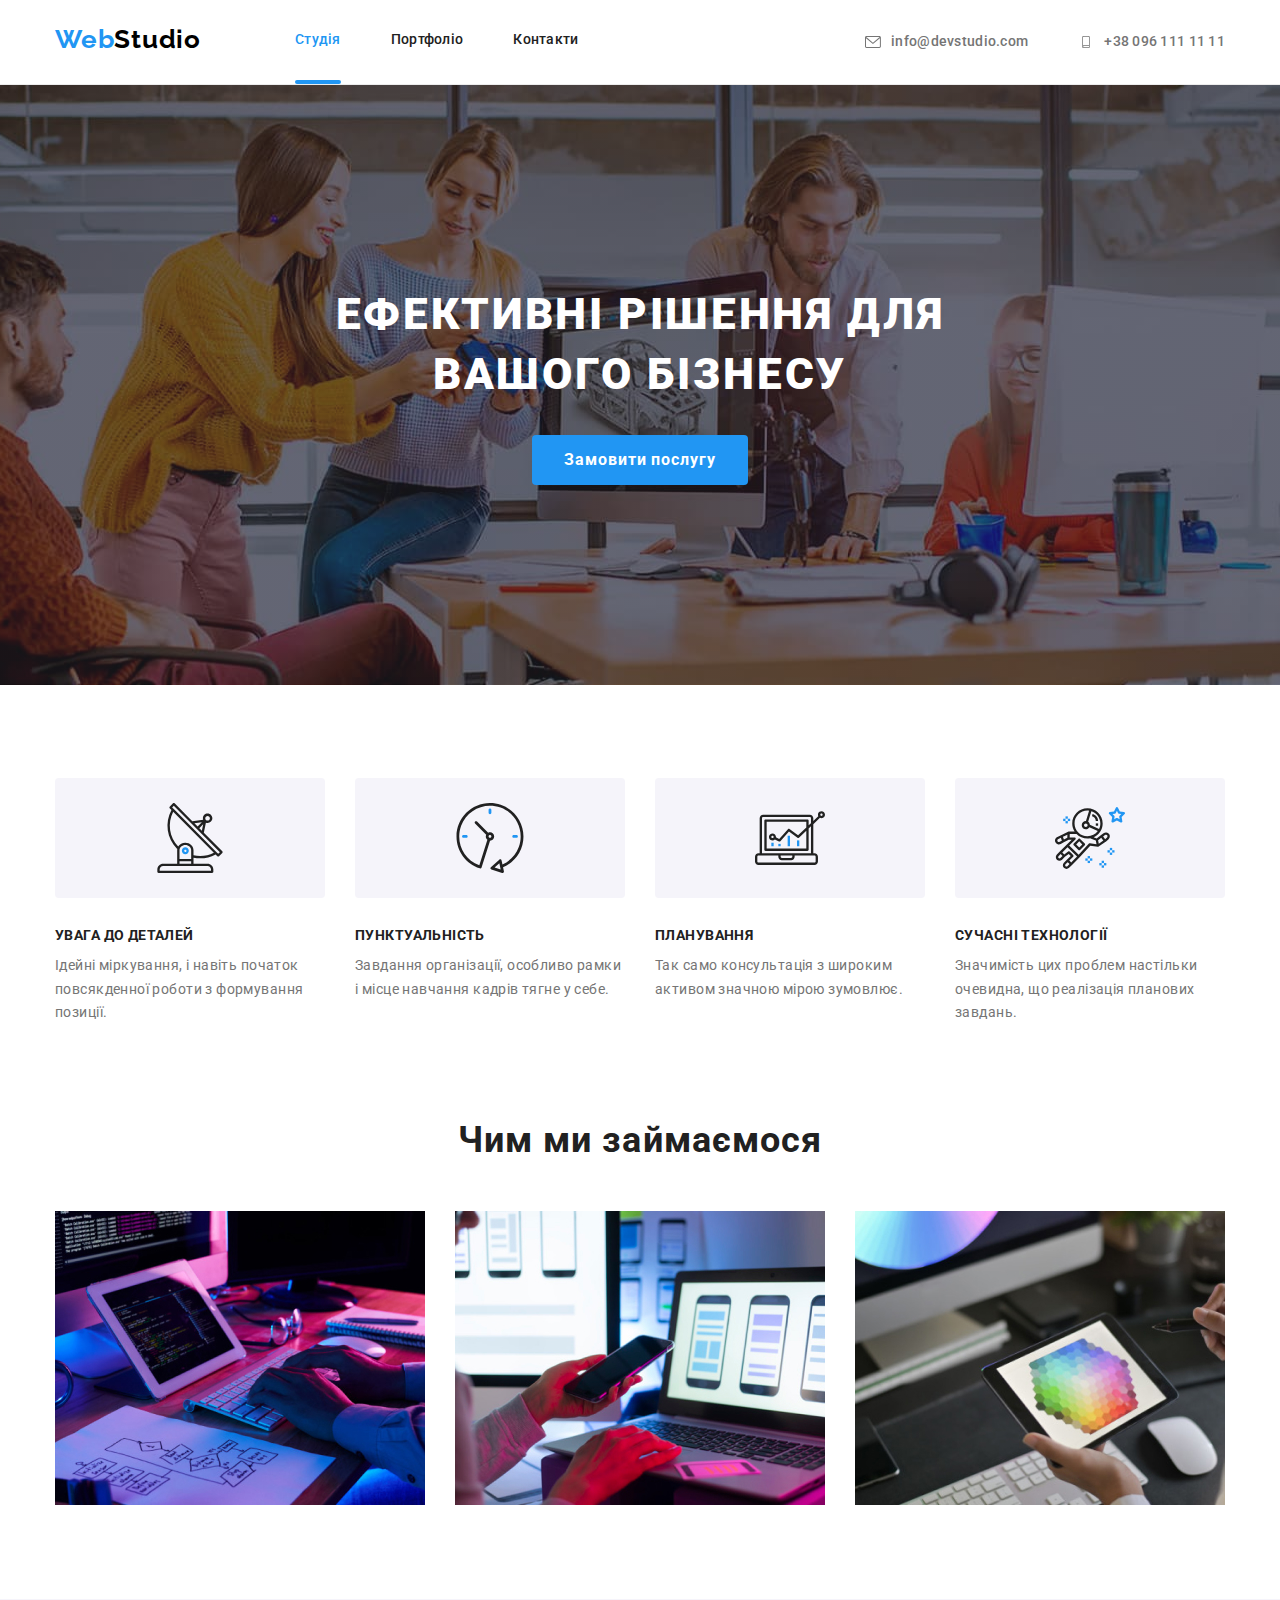
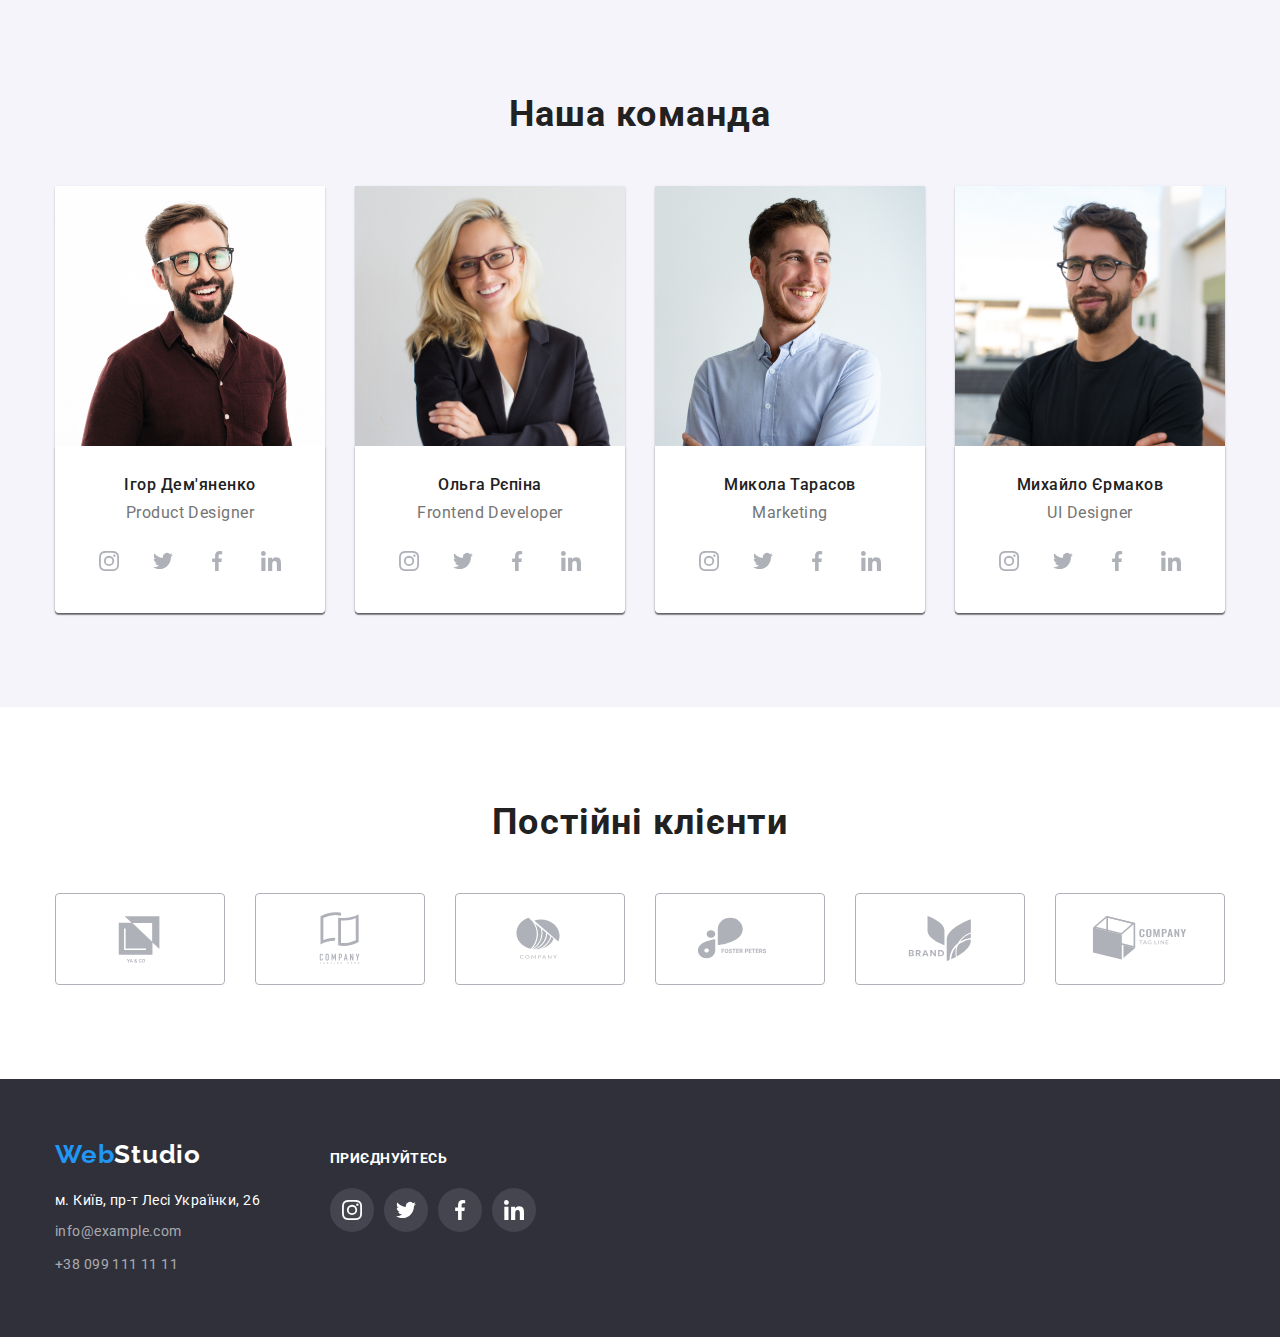
<file: index.html>
<!DOCTYPE html>
<html lang="uk">
  <head>
    <meta charset="UTF-8" />
    <meta http-equiv="X-UA-Compatible" content="IE=edge" />
    <meta name="viewport" content="width=device-width, initial-scale=1.0" />

    <title>Portfolio</title>

    <link rel="preconnect" href="https://fonts.googleapis.com" />
    <link rel="preconnect" href="https://fonts.gstatic.com" crossorigin />
    <link
      href="https://fonts.googleapis.com/css2?family=Raleway:wght@700&display=swap"
      rel="stylesheet"
    />

    <link rel="preconnect" href="https://fonts.googleapis.com" />
    <link rel="preconnect" href="https://fonts.gstatic.com" crossorigin />
    <link
      href="https://fonts.googleapis.com/css2?family=Roboto:wght@400;500;700;900&display=swap"
      rel="stylesheet"
    />
    <!-- Normalizer css -->
    <link
      rel="stylesheet"
      href="https://cdnjs.cloudflare.com/ajax/libs/modern-normalize/1.0.0/modern-normalize.min.css"
    />
    <!-- My css style -->
    <link rel="stylesheet" href="./css/styles.css" />
  </head>

  <body>
    <!--Header-->

    <header class="page-header">
      <div class="container page-header-container">
        <!--Main navigation-->
        <nav class="header-nav">
          <a href="./index.html" class="logo-header">
            <span class="logo-span">Web</span>Studio
          </a>

          <ul class="main-nav">
            <li class="current-item"><a href="./index.html">Студія</a></li>
            <li class="item"><a href="./portfolio.html">Портфоліо</a></li>
            <li class="item"><a href="#">Контакти</a></li>
          </ul>
        </nav>

        <!--Contacts-->
        <ul class="contact-nav">
          <li class="contact-item">
            <a href="mailto:info@devstudio.com" class="contact-link">
              <svg class="contact-icon" width="16" height="12">
                <use href="./images/sprite.svg#icon-envelope"></use>
              </svg>
              info@devstudio.com
            </a>
          </li>
          <li class="contact-item">
            <a href="tel:+380961111111" class="contact-link">
              <svg class="contact-icon" width="16" height="12">
                <use href="./images/sprite.svg#icon-smartphone"></use>
              </svg>
              +38 096 111 11 11
            </a>
          </li>
        </ul>
      </div>
    </header>

    <main>
      <!--Шапка-->
      <!-- hero-section -->
      <section class="index-hero">
        <div class="container">
          <h1 class="index-hero-title">Ефективні рішення для вашого бізнесу</h1>
          <button type="button" class="hero-button" data-modal-open>
            Замовити послугу
          </button>
        </div>
      </section>

      <!--Особливості-->
      <!-- specialities section -->

      <section class="index-aside">
        <div class="container">
          <!-- h2 must be hidden by css -->
          <h2 class="hidden-title">Особливості</h2>

          <ul class="index-aside-list">
            <li class="index-aside-item icon-antenna">
              <h3 class="aside-item item-header">УВАГА ДО ДЕТАЛЕЙ</h3>
              <p class="aside-item item-text">
                Ідейні міркування, і навіть початок повсякденної роботи з
                формування позиції.
              </p>
            </li>
            <li class="index-aside-item icon-clock">
              <h3 class="aside-item item-header">ПУНКТУАЛЬНІСТЬ</h3>
              <p class="aside-item item-text">
                Завдання організації, особливо рамки і місце навчання кадрів
                тягне у себе.
              </p>
            </li>
            <li class="index-aside-item icon-diagram">
              <h3 class="aside-item item-header">ПЛАНУВАННЯ</h3>
              <p class="aside-item item-text">
                Так само консультація з широким активом значною мірою зумовлює.
              </p>
            </li>
            <li class="index-aside-item icon-astronaut">
              <h3 class="aside-item item-header">СУЧАСНІ ТЕХНОЛОГІЇ</h3>
              <p class="aside-item item-text">
                Значимість цих проблем настільки очевидна, що реалізація
                планових завдань.
              </p>
            </li>
          </ul>
        </div>
      </section>

      <!--Чим ми займаємося-->
      <!-- worklist section -->

      <section class="index-work-section">
        <div class="container">
          <h2 class="worklist-title">Чим ми займаємося</h2>
          <ul class="index-worklist">
            <li class="index-worklist-item">
              <a href="" class="worklist-item-link">
                <p class="item-link-text">Десктопні додатки</p>
                <img
                  src="images/img-1.jpg"
                  alt="Робота за комп'ютером"
                  height="294"
                  width="370"
                />
              </a>
            </li>
            <li class="index-worklist-item">
              <a href="" class="worklist-item-link">
                <p class="item-link-text">Мобільні додатки</p>
                <img
                  src="images/img-2.jpg"
                  alt="Робота за телефоном"
                  height="294"
                  width="370"
                />
              </a>
            </li>
            <li class="index-worklist-item">
              <a href="" class="worklist-item-link">
                <p class="item-link-text">Дизайнерські рішення</p>
                <img
                  src="images/img-3.jpg"
                  alt="Робота за планшетом"
                  height="294"
                  width="370"
                />
              </a>
            </li>
          </ul>
        </div>
      </section>

      <!--Наша команда-->
      <!-- teamlist section -->

      <section class="index-teamlist-section">
        <div class="container">
          <h2 class="index-teamlist-title">Наша команда</h2>
          <ul class="index-teamlist">
            <li class="index-teamlist-item">
              <img src="images/img-team-1.jpg" alt="Ігор Дем'яненко" />
              <div class="index-teamlist-item item-container">
                <h3 class="empolyees-name">Ігор Дем'яненко</h3>
                <p class="employees-position">Product Designer</p>
                <ul class="sm-list">
                  <li>
                    <a href="https://www.instagram.com/" class="smlist-link">
                      <svg class="smlist-icon">
                        <use href="./images/sprite.svg#icon-instagram"></use>
                      </svg>
                    </a>
                  </li>
                  <li>
                    <a href="https://www.twitter.com/" class="smlist-link">
                      <svg class="smlist-icon">
                        <use href="./images/sprite.svg#icon-twitter"></use>
                      </svg>
                    </a>
                  </li>
                  <li>
                    <a href="https://www.facebook.com" class="smlist-link">
                      <svg class="smlist-icon">
                        <use href="./images/sprite.svg#icon-facebook"></use>
                      </svg>
                    </a>
                  </li>
                  <li>
                    <a href="https://www.linkedin.com/" class="smlist-link">
                      <svg class="smlist-icon">
                        <use href="./images/sprite.svg#icon-linkedin"></use>
                      </svg>
                    </a>
                  </li>
                </ul>
              </div>
            </li>
            <li class="index-teamlist-item">
              <img src="images/img-team-2.jpg" alt="Ольга Рєпіна" />
              <div class="index-teamlist-item item-container">
                <h3 class="empolyees-name">Ольга Рєпіна</h3>
                <p class="employees-position">Frontend Developer</p>
                <ul class="sm-list">
                  <li>
                    <a href="https://www.instagram.com/" class="smlist-link">
                      <svg class="smlist-icon">
                        <use href="./images/sprite.svg#icon-instagram"></use>
                      </svg>
                    </a>
                  </li>
                  <li>
                    <a href="https://www.twitter.com/" class="smlist-link">
                      <svg class="smlist-icon">
                        <use href="./images/sprite.svg#icon-twitter"></use>
                      </svg>
                    </a>
                  </li>
                  <li>
                    <a href="https://www.facebook.com" class="smlist-link">
                      <svg class="smlist-icon">
                        <use href="./images/sprite.svg#icon-facebook"></use>
                      </svg>
                    </a>
                  </li>
                  <li>
                    <a href="https://www.linkedin.com/" class="smlist-link">
                      <svg class="smlist-icon">
                        <use href="./images/sprite.svg#icon-linkedin"></use>
                      </svg>
                    </a>
                  </li>
                </ul>
              </div>
            </li>
            <li class="index-teamlist-item">
              <img src="images/img-team-3.jpg" alt="Микола Тарасов" />
              <div class="index-teamlist-item item-container">
                <h3 class="empolyees-name">Микола Тарасов</h3>
                <p class="employees-position">Marketing</p>
                <ul class="sm-list">
                  <li>
                    <a href="https://www.instagram.com/" class="smlist-link">
                      <svg class="smlist-icon">
                        <use href="./images/sprite.svg#icon-instagram"></use>
                      </svg>
                    </a>
                  </li>
                  <li>
                    <a href="https://www.twitter.com/" class="smlist-link">
                      <svg class="smlist-icon">
                        <use href="./images/sprite.svg#icon-twitter"></use>
                      </svg>
                    </a>
                  </li>
                  <li>
                    <a href="https://www.facebook.com" class="smlist-link">
                      <svg class="smlist-icon">
                        <use href="./images/sprite.svg#icon-facebook"></use>
                      </svg>
                    </a>
                  </li>
                  <li>
                    <a href="https://www.linkedin.com/" class="smlist-link">
                      <svg class="smlist-icon">
                        <use href="./images/sprite.svg#icon-linkedin"></use>
                      </svg>
                    </a>
                  </li>
                </ul>
              </div>
            </li>
            <li class="index-teamlist-item">
              <img src="images/img-team-4.jpg" alt="Михайло Єрмаков" />
              <div class="index-teamlist-item item-container">
                <h3 class="empolyees-name">Михайло Єрмаков</h3>
                <p class="employees-position">UI Designer</p>
                <ul class="sm-list">
                  <li>
                    <a href="https://www.instagram.com/" class="smlist-link">
                      <svg lang="en" aria-label="instagram" class="smlist-icon">
                        <use href="./images/sprite.svg#icon-instagram"></use>
                      </svg>
                    </a>
                  </li>
                  <li>
                    <a href="https://www.twitter.com/" class="smlist-link">
                      <svg lang="en" aria-label="twitter" class="smlist-icon">
                        <use href="./images/sprite.svg#icon-twitter"></use>
                      </svg>
                    </a>
                  </li>
                  <li>
                    <a href="https://www.facebook.com" class="smlist-link">
                      <svg lang="en" aria-label="facebook" class="smlist-icon">
                        <use href="./images/sprite.svg#icon-facebook"></use>
                      </svg>
                    </a>
                  </li>
                  <li>
                    <a href="https://www.linkedin.com/" class="smlist-link">
                      <svg lang="en" aria-label="linkedin" class="smlist-icon">
                        <use href="./images/sprite.svg#icon-linkedin"></use>
                      </svg>
                    </a>
                  </li>
                </ul>
              </div>
            </li>
          </ul>
        </div>
      </section>

      <section class="index-clientlist-section">
        <div class="container">
          <h2 class="index-clientlist-title">Постійні клієнти</h2>
          <ul class="clientlist">
            <li class="clientlist-item">
              <a href="" class="clientlist-link">
                <svg aria-label="Ya & Co" class="clientlist-icon">
                  <use href="./images/sprite.svg#icon-client-company-1"></use>
                </svg>
              </a>
            </li>
            <li class="clientlist-item">
              <a href="" class="clientlist-link">
                <svg aria-label="Tag line here company" class="clientlist-icon">
                  <use href="./images/sprite.svg#icon-client-company-2"></use>
                </svg>
              </a>
            </li>
            <li class="clientlist-item">
              <a href="" class="clientlist-link">
                <svg aria-label="Company" class="clientlist-icon">
                  <use href="./images/sprite.svg#icon-client-company-3"></use>
                </svg>
              </a>
            </li>
            <li class="clientlist-item">
              <a href="" class="clientlist-link">
                <svg aria-label="Foster Peters" class="clientlist-icon">
                  <use href="./images/sprite.svg#icon-client-company-4"></use>
                </svg>
              </a>
            </li>
            <li class="clientlist-item">
              <a href="" class="clientlist-link">
                <svg aria-label="Brand" class="clientlist-icon">
                  <use href="./images/sprite.svg#icon-client-company-5"></use>
                </svg>
              </a>
            </li>
            <li class="clientlist-item">
              <a href="" class="clientlist-link">
                <svg aria-label="Tag line company" class="clientlist-icon">
                  <use href="./images/sprite.svg#icon-client-company-6"></use>
                </svg>
              </a>
            </li>
          </ul>
        </div>
      </section>
    </main>

    <!--Footer-->
    <footer class="footer">
      <div class="container footer-container">
        <div class="address-container">
          <!--Footer Logo-->
          <a href="./index.html" class="logo-footer">
            <span class="logo-span">Web</span>Studio
          </a>

          <!--Adress-->
          <address class="address">
            <ul class="address-list">
              <li class="address-list item-address">
                <a
                  href="https://goo.gl/maps/CPtrU1FHBa2aNyZL9"
                  target="_blank"
                  rel="noopener noreferrer nofollow"
                >
                  м. Київ, пр-т Лесі Українки, 26
                </a>
              </li>
              <li class="address-list item-link">
                <a href="mailto:info@example.com">info@example.com </a>
              </li>
              <li class="address-list item-link">
                <a href="tel:+380991111111">+38 099 111 11 11</a>
              </li>
            </ul>
          </address>
        </div>
        <div class="footer-smlist-container">
          <p class="footer-smlist-title">Приєднуйтесь</p>
          <ul class="footer-smlist">
            <li>
              <a href="https://www.instagram.com/" class="footer-smlist-link">
                <svg
                  lang="en"
                  aria-label="instagram"
                  class="footer-smlist-icon"
                >
                  <use href="./images/sprite.svg#icon-instagram"></use>
                </svg>
              </a>
            </li>
            <li>
              <a href="https://www.twitter.com/" class="footer-smlist-link">
                <svg lang="en" aria-label="twitter" class="footer-smlist-icon">
                  <use href="./images/sprite.svg#icon-twitter"></use>
                </svg>
              </a>
            </li>
            <li>
              <a href="https://www.facebook.com" class="footer-smlist-link">
                <svg lang="en" aria-label="facebook" class="footer-smlist-icon">
                  <use href="./images/sprite.svg#icon-facebook"></use>
                </svg>
              </a>
            </li>
            <li>
              <a href="https://www.linkedin.com/" class="footer-smlist-link">
                <svg lang="en" aria-label="linkedin" class="footer-smlist-icon">
                  <use href="./images/sprite.svg#icon-linkedin"></use>
                </svg>
              </a>
            </li>
          </ul>
        </div>
      </div>
    </footer>

    <!--Modal window-->
    <div class="backdrop is-hidden" data-modal>
      <div class="modal-window">
        <button class="modal-close-button" data-modal-close>
          <svg lang="en" aria-label="close" class="icon-close">
            <use href="./images/sprite.svg#icon-close-black"></use>
          </svg>
        </button>
      </div>
    </div>

    <script src="./js/modal.js"></script>
  </body>
</html>
</file>
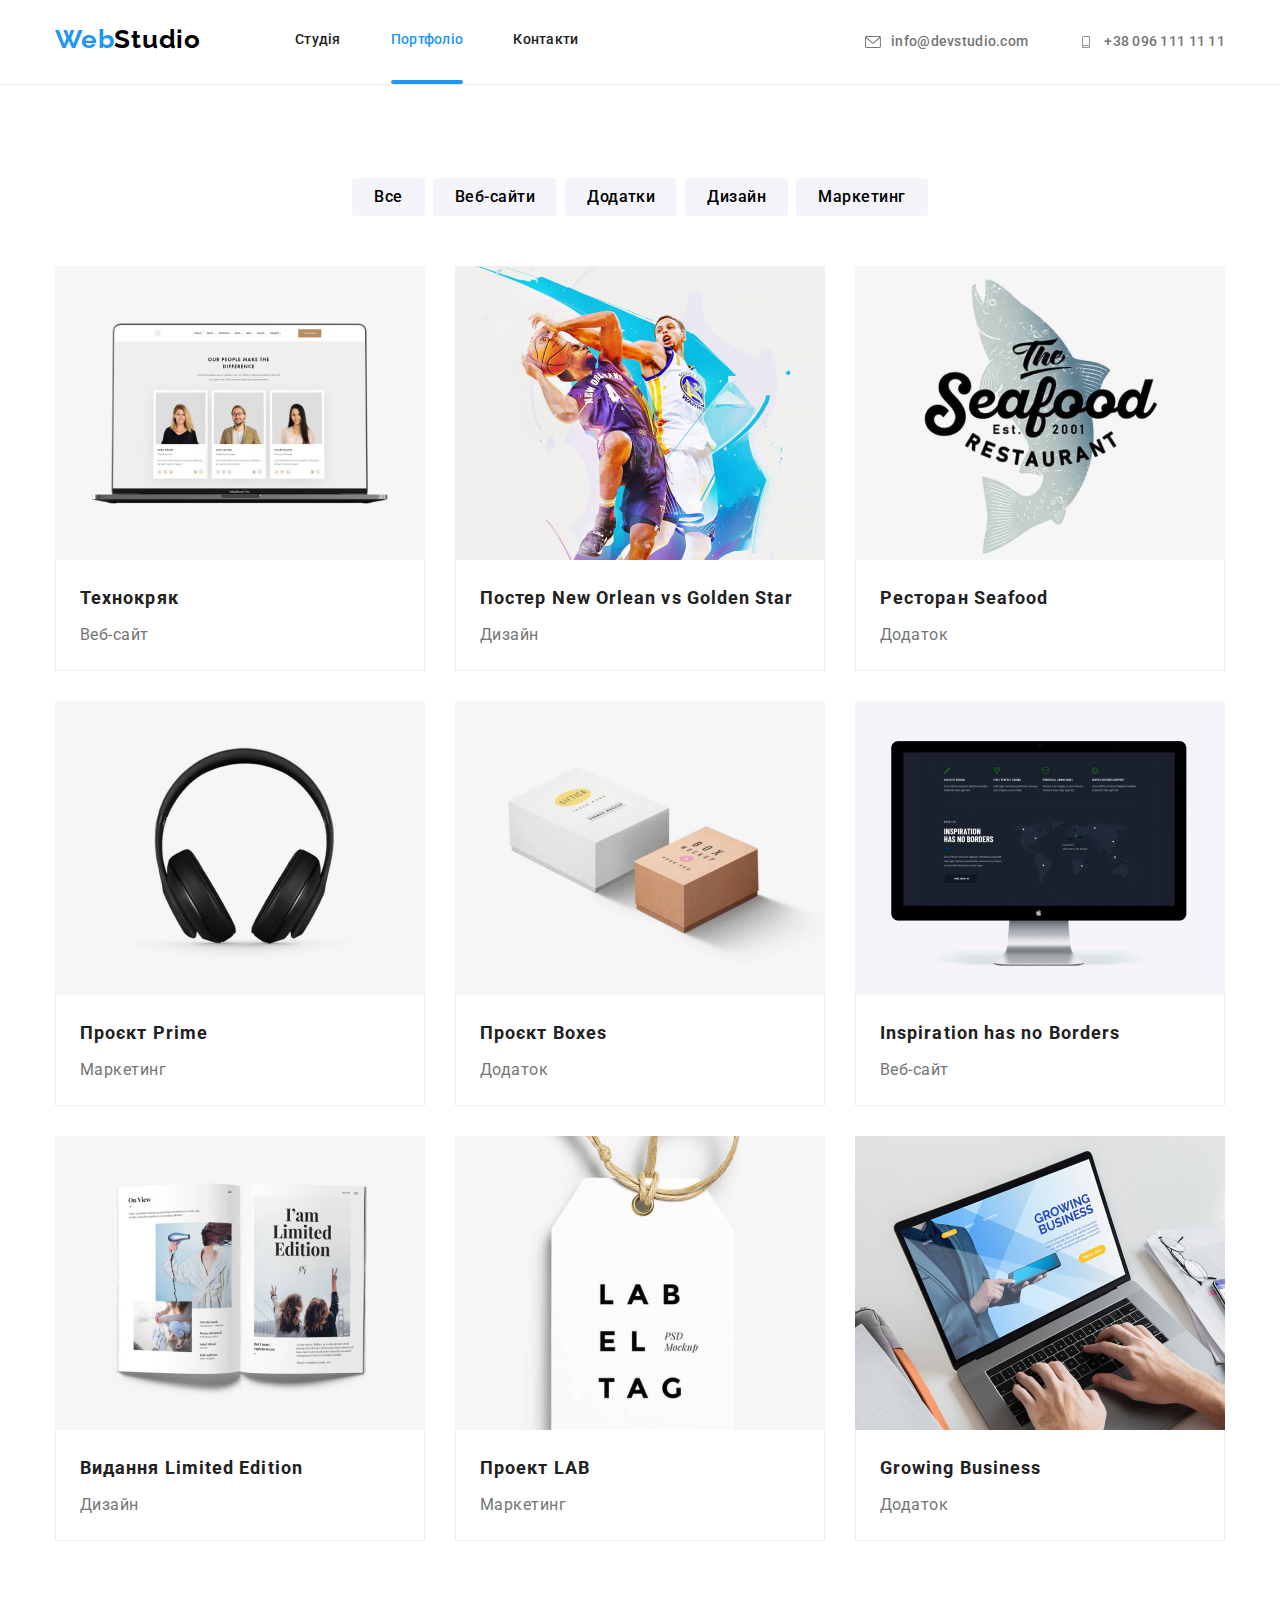
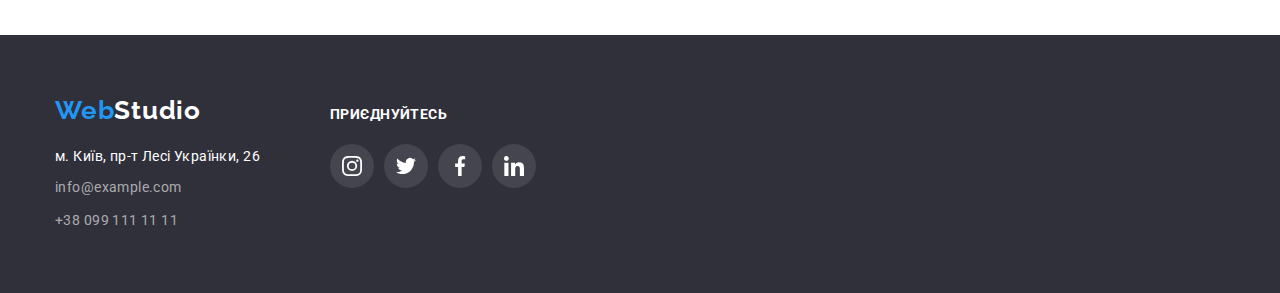
<file: portfolio.html>
<!DOCTYPE html>
<html lang="uk">
  <head>
    <meta charset="UTF-8" />
    <meta http-equiv="X-UA-Compatible" content="IE=edge" />
    <meta name="viewport" content="width=device-width, initial-scale=1.0" />

    <title>Portfolio</title>

    <link rel="preconnect" href="https://fonts.googleapis.com" />
    <link rel="preconnect" href="https://fonts.gstatic.com" crossorigin />
    <link
      href="https://fonts.googleapis.com/css2?family=Raleway:wght@700&display=swap"
      rel="stylesheet"
    />

    <link rel="preconnect" href="https://fonts.googleapis.com" />
    <link rel="preconnect" href="https://fonts.gstatic.com" crossorigin />
    <link
      href="https://fonts.googleapis.com/css2?family=Roboto:wght@400;500;700;900&display=swap"
      rel="stylesheet"
    />
    <!-- Normalizer css -->
    <link
      rel="stylesheet"
      href="https://cdnjs.cloudflare.com/ajax/libs/modern-normalize/1.0.0/modern-normalize.min.css"
    />
    <!-- My css style -->
    <link rel="stylesheet" href="./css/styles.css" />
  </head>

  <body>
    <!--Header-->

    <header class="page-header">
      <div class="container page-header-container">
        <!--Main navigation-->
        <nav class="header-nav">
          <a href="./index.html" class="logo-header">
            <span class="logo-span">Web</span>Studio
          </a>

          <ul class="main-nav">
            <li class="item"><a href="./index.html">Студія</a></li>
            <li class="current-item">
              <a href="./portfolio.html">Портфоліо</a>
            </li>
            <li class="item"><a href="#">Контакти</a></li>
          </ul>
        </nav>

        <!--Contacts-->
        <ul class="contact-nav">
          <li class="contact-item">
            <a
              href="mailto:info@devstudio.com"
              class="contact-link icon-envelope"
            >
              <svg class="contact-icon" width="16" height="12">
                <use href="./images/sprite.svg#icon-envelope"></use>
              </svg>
              info@devstudio.com
            </a>
          </li>
          <li class="contact-item">
            <a href="tel:+380961111111" class="contact-link">
              <svg class="contact-icon" width="16" height="12">
                <use href="./images/sprite.svg#icon-smartphone"></use>
              </svg>
              +38 096 111 11 11
            </a>
          </li>
        </ul>
      </div>
    </header>

    <main class="main">
      <!--Portfolio gallery-->
      <div class="container">
        <section class="portfolio-section">
          <!-- h2 must be hidden by css -->
          <h1 class="hidden-title">Портфоліо</h1>

          <!--Gallery navgation-->
          <ul class="gallery-nav">
            <li class="gallery-nav-item">
              <button type="button">Все</button>
            </li>
            <li class="gallery-nav-item">
              <button type="button">Веб-сайти</button>
            </li>
            <li class="gallery-nav-item">
              <button type="button">Додатки</button>
            </li>
            <li class="gallery-nav-item">
              <button type="button">Дизайн</button>
            </li>
            <li class="gallery-nav-item">
              <button type="button">Маркетинг</button>
            </li>
          </ul>

          <!--Gallery-->

          <ul class="gallery">
            <li class="gallery-item">
              <a href="" class="gallery-item-box">
                <div class="gallery-item imagebox">
                  <p class="imagebox-text-overlay">
                    Ресурс пропонує комплексні пропозиції з різним рівнем
                    функціоналу та сервісів. Все це дозволить відвідувачу
                    отримати вичерпні відомості про компанію чи приватну особу.
                  </p>
                  <img
                    src="./images/project-1.jpg"
                    alt="Веб-сайт Технокряк"
                    width="370"
                    height="294"
                  />
                </div>
                <div class="gallery-item descr-container">
                  <h3 class="gallery-item-header">Технокряк</h3>
                  <p class="gallery-item-text">Веб-сайт</p>
                </div>
              </a>
            </li>

            <li class="gallery-item">
              <a href="" class="gallery-item-box">
                <div class="gallery-item imagebox">
                  <p class="imagebox-text-overlay">
                    Ресурс пропонує комплексні пропозиції з різним рівнем
                    функціоналу та сервісів. Все це дозволить відвідувачу
                    отримати вичерпні відомості про компанію чи приватну особу.
                  </p>
                  <img
                    src="./images/project-2.jpg"
                    alt="Постер New Orlean"
                    width="370"
                    height="294"
                  />
                </div>
                <div class="gallery-item descr-container">
                  <h3 class="gallery-item-header">
                    Постер New Orlean vs Golden Star
                  </h3>
                  <p class="gallery-item-text">Дизайн</p>
                </div>
              </a>
            </li>

            <li class="gallery-item">
              <a href="" class="gallery-item-box">
                <div class="gallery-item imagebox">
                  <p class="imagebox-text-overlay">
                    Ресурс пропонує комплексні пропозиції з різним рівнем
                    функціоналу та сервісів. Все це дозволить відвідувачу
                    отримати вичерпні відомості про компанію чи приватну особу.
                  </p>
                  <img
                    src="./images/project-3.jpg"
                    alt="Додаток Ресторан Seafood"
                    width="370"
                    height="294"
                  />
                </div>
                <div class="gallery-item descr-container">
                  <h3 class="gallery-item-header">Ресторан Seafood</h3>
                  <p class="gallery-item-text">Додаток</p>
                </div>
              </a>
            </li>

            <li class="gallery-item">
              <a href="" class="gallery-item-box">
                <div class="gallery-item imagebox">
                  <p class="imagebox-text-overlay">
                    Ресурс пропонує комплексні пропозиції з різним рівнем
                    функціоналу та сервісів. Все це дозволить відвідувачу
                    отримати вичерпні відомості про компанію чи приватну особу.
                  </p>
                  <img
                    src="./images/project-4.jpg"
                    alt="Маркетинг Проєкт Prime"
                    width="370"
                    height="294"
                  />
                </div>
                <div class="gallery-item descr-container">
                  <h3 class="gallery-item-header">Проєкт Prime</h3>
                  <p class="gallery-item-text">Маркетинг</p>
                </div>
              </a>
            </li>

            <li class="gallery-item">
              <a href="" class="gallery-item-box">
                <div class="gallery-item imagebox">
                  <p class="imagebox-text-overlay">
                    Ресурс пропонує комплексні пропозиції з різним рівнем
                    функціоналу та сервісів. Все це дозволить відвідувачу
                    отримати вичерпні відомості про компанію чи приватну особу.
                  </p>
                  <img
                    src="./images/project-5.jpg"
                    alt="Додаток Проєкт Boxes"
                    width="370"
                    height="294"
                  />
                </div>
                <div class="gallery-item descr-container">
                  <h3 class="gallery-item-header">Проєкт Boxes</h3>
                  <p class="gallery-item-text">Додаток</p>
                </div>
              </a>
            </li>

            <li class="gallery-item">
              <a href="" class="gallery-item-box">
                <div class="gallery-item imagebox">
                  <p class="imagebox-text-overlay">
                    Ресурс пропонує комплексні пропозиції з різним рівнем
                    функціоналу та сервісів. Все це дозволить відвідувачу
                    отримати вичерпні відомості про компанію чи приватну особу.
                  </p>
                  <img
                    src="./images/project-6.jpg"
                    alt="Веб-сайт Inspiration has no Borders"
                    width="370"
                    height="294"
                  />
                </div>
                <div class="gallery-item descr-container">
                  <h3 class="gallery-item-header">
                    Inspiration has no Borders
                  </h3>
                  <p class="gallery-item-text">Веб-сайт</p>
                </div>
              </a>
            </li>

            <li class="gallery-item">
              <a href="" class="gallery-item-box">
                <div class="gallery-item imagebox">
                  <p class="imagebox-text-overlay">
                    Ресурс пропонує комплексні пропозиції з різним рівнем
                    функціоналу та сервісів. Все це дозволить відвідувачу
                    отримати вичерпні відомості про компанію чи приватну особу.
                  </p>
                  <img
                    src="./images/project-7.jpg"
                    alt="Дизайн Видання Limited Edition"
                    width="370"
                    height="294"
                  />
                </div>
                <div class="gallery-item descr-container">
                  <h3 class="gallery-item-header">Видання Limited Edition</h3>
                  <p class="gallery-item-text">Дизайн</p>
                </div>
              </a>
            </li>

            <li class="gallery-item">
              <a href="" class="gallery-item-box">
                <div class="gallery-item imagebox">
                  <p class="imagebox-text-overlay">
                    Ресурс пропонує комплексні пропозиції з різним рівнем
                    функціоналу та сервісів. Все це дозволить відвідувачу
                    отримати вичерпні відомості про компанію чи приватну особу.
                  </p>
                  <img
                    src="./images/project-8.jpg"
                    alt="Маркетинг Проект LAB"
                    width="370"
                    height="294"
                  />
                </div>
                <div class="gallery-item descr-container">
                  <h3 class="gallery-item-header">Проект LAB</h3>
                  <p class="gallery-item-text">Маркетинг</p>
                </div>
              </a>
            </li>

            <li class="gallery-item">
              <a href="" class="gallery-item-box">
                <div class="gallery-item imagebox">
                  <p class="imagebox-text-overlay">
                    Ресурс пропонує комплексні пропозиції з різним рівнем
                    функціоналу та сервісів. Все це дозволить відвідувачу
                    отримати вичерпні відомості про компанію чи приватну особу.
                  </p>
                  <img
                    src="./images/project-9.jpg"
                    alt="Додаток Growing Business"
                    width="370"
                    height="294"
                  />
                </div>
                <div class="gallery-item descr-container">
                  <h3 class="gallery-item-header">Growing Business</h3>
                  <p class="gallery-item-text">Додаток</p>
                </div>
              </a>
            </li>
          </ul>
        </section>
      </div>
    </main>

    <!--Footer-->
    <footer class="footer">
      <div class="container footer-container">
        <div class="address-container">
          <!--Footer Logo-->
          <a href="./index.html" class="logo-footer">
            <span class="logo-span">Web</span>Studio
          </a>

          <!--Adress-->
          <address class="address">
            <ul class="address-list">
              <li class="address-list item-address">
                <a
                  href="https://goo.gl/maps/CPtrU1FHBa2aNyZL9"
                  target="_blank"
                  rel="noopener noreferrer nofollow"
                >
                  м. Київ, пр-т Лесі Українки, 26
                </a>
              </li>
              <li class="address-list item-link">
                <a href="mailto:info@example.com">info@example.com </a>
              </li>
              <li class="address-list item-link">
                <a href="tel:+380991111111">+38 099 111 11 11</a>
              </li>
            </ul>
          </address>
        </div>
        <div class="footer-smlist-container">
          <p class="footer-smlist-title">Приєднуйтесь</p>
          <ul class="footer-smlist">
            <li>
              <a href="https://www.instagram.com/" class="footer-smlist-link">
                <svg
                  lang="en"
                  aria-label="instagram"
                  class="footer-smlist-icon"
                >
                  <use href="./images/sprite.svg#icon-instagram"></use>
                </svg>
              </a>
            </li>
            <li>
              <a href="https://www.twitter.com/" class="footer-smlist-link">
                <svg lang="en" aria-label="twitter" class="footer-smlist-icon">
                  <use href="./images/sprite.svg#icon-twitter"></use>
                </svg>
              </a>
            </li>
            <li>
              <a href="https://www.facebook.com" class="footer-smlist-link">
                <svg lang="en" aria-label="facebook" class="footer-smlist-icon">
                  <use href="./images/sprite.svg#icon-facebook"></use>
                </svg>
              </a>
            </li>
            <li>
              <a href="https://www.linkedin.com/" class="footer-smlist-link">
                <svg lang="en" aria-label="linkedin" class="footer-smlist-icon">
                  <use href="./images/sprite.svg#icon-linkedin"></use>
                </svg>
              </a>
            </li>
          </ul>
        </div>
      </div>
    </footer>
  </body>
</html>
</file>
<file: css/styles.css>
:root {
  --body-text-color: rgba(33, 33, 33, 100%);
  --logo-text-color: rgba(0, 0, 0, 100%);
  --blue-color: rgba(33, 150, 243, 100%);
  --list-text-color: rgba(117, 117, 117, 100%);
  --body-background-color: rgba(255, 255, 255, 100%);
  --grey-background-color: rgba(245, 244, 250, 100%);
  --footer-background-color: rgba(47, 48, 58, 100%);
  --address-text-color: rgba(255, 255, 255, 60%);
  --header-border-color: rgba(236, 236, 236, 100%);
  --portfolio-item-border-color: rgba(238, 238, 238, 100%);
  --hero-image-overlay-color: rgba(47, 48, 58, 40%);
  --hero-image-background-color: rgba(196, 196, 196, 100%);
  --socialmedia-icon-color: rgba(175, 177, 184, 100%);
  --footer-smlist-icon: rgba(255, 255, 255, 10%);
  --item-overlay-backgroundcolor: rgba(47, 48, 58, 80%);
  --portfolio-overlay-color: rgba(33, 150, 243, 90%);
  --backdrop-background-color: rgba(0, 0, 0, 20%);
}

html {
  box-sizing: border-box;
}
/* Border-box */
*,
*::before,
*::after {
  box-sizing: inherit;
}

body {
  background-color: var(--body-background-color);
  color: var(--body-text-color);
  font-family: "Roboto", sans-serif;
}

.container {
  width: 1200px;
  margin-left: auto;
  margin-right: auto;
  padding-left: 15px;
  padding-right: 15px;
}

h1,
h2,
h3,
h4,
p {
  margin-top: 0;
  margin-bottom: 0;
}

ul,
ol {
  margin-top: 0;
  margin-bottom: 0;
  padding: 0;
  list-style: none;
}

img {
  display: block;
  max-width: 100%;
  height: auto;
}

a {
  text-decoration: none;
}

/* header*/

.page-header {
  background-color: var(--body-background-color);
  border-bottom: 1px solid;
  border-color: var(--header-border-color);

  /* outline: 2px dashed blue; */
}

.page-header-container {
  display: flex;
  justify-content: space-between;
  align-items: center;
}

/* logo */

.logo-header {
  display: block;
  padding-top: 24px;
  padding-bottom: 25px;
  margin-right: 94px;

  transition: color 250ms cubic-bezier(0.4, 0, 0.2, 1);

  font-family: "Raleway", sans-serif;
  font-weight: 700;
  font-size: 26px;
  line-height: 1.19;
  color: var(--logo-text-color);
  letter-spacing: 0.03em;

  /* outline: 2px solid blue; */
}

.logo-span {
  font-family: "Raleway", sans-serif;
  font-weight: 700;
  font-size: 26px;
  line-height: 1.19;
  color: var(--blue-color);
  letter-spacing: 0.03em;
}

.logo-header:hover,
.logo-header:focus {
  color: var(--blue-color);
}

/* site navigation */

.header-nav {
  display: flex;
  flex-direction: row;
  justify-content: space-between;

  /* outline: 2px solid blue; */
}

.main-nav {
  display: flex;
  flex-direction: row;

  gap: 50px;
  /* outline: 2px solid blue; */
}

.main-nav a {
  display: block;
  padding-top: 32px;
  padding-bottom: 32px;

  transition: color 250ms cubic-bezier(0.4, 0, 0.2, 1);

  font-weight: 500;
  font-size: 14px;
  line-height: 1.14;
  color: inherit;
  letter-spacing: 0.02em;
}

.current-item a {
  color: var(--blue-color);
}

.current-item::after {
  display: block;
  width: 100%;
  height: 4px;
  content: "";
  background-color: var(--blue-color);

  border-radius: 2px;
}

/* header-contact */

.contact-nav {
  display: flex;
  column-gap: 50px;

  /* outline: 2px solid blue; */
}

.contact-link {
  display: flex;
  align-items: center;
  justify-content: center;
  column-gap: 10px;
  padding-top: 32px;
  padding-bottom: 32px;

  transition: color 250ms cubic-bezier(0.4, 0, 0.2, 1);

  font-weight: 500;
  font-size: 14px;
  line-height: 1.14;
  letter-spacing: 0.02em;
  color: var(--list-text-color);
}

.contact-icon {
  fill: currentColor;
}

/* hover and focus */

.main-nav .item:hover,
.contact-nav .contact-link:hover,
.main-nav .item:focus,
.contact-nav .contact-link:focus {
  color: var(--blue-color);
}

/* студія main section */

/* hero-section */

.index-hero {
  margin-bottom: 0;
  padding-top: 200px;
  padding-bottom: 200px;
  text-align: center;
  max-width: 1600px;
  max-height: 600px;
  margin-left: auto;
  margin-right: auto;
  background-color: var(--hero-image-overlay-color);
  background-image: linear-gradient(
      to right,
      var(--hero-image-overlay-color),
      var(--hero-image-overlay-color)
    ),
    url(../images/hero-image.jpg);

  background-repeat: no-repeat;
  background-position: center;
  background-size: cover;

  /* outline: 2px dashed red; */
}

.index-hero-title {
  width: 696px;
  margin: 0 auto 30px auto;

  color: var(--body-background-color);
  font-weight: 900;
  font-size: 44px;
  line-height: 1.36;
  text-align: center;
  text-transform: uppercase;
  letter-spacing: 0.06em;

  /* outline: 2px solid red; */
}

.hero-button {
  width: 216px;
  height: 50px;

  transition: background-color 250ms cubic-bezier(0.4, 0, 0.2, 1);

  background-color: var(--blue-color);
  border: none;
  border-radius: 4px;
  cursor: pointer;
  font-weight: 700;
  font-size: 16px;
  color: var(--body-background-color);
  line-height: 1.88;
  letter-spacing: 0.06em;

  /* outline: 2px solid red; */
}

.hero-button:focus {
  background-color: var(--blue-color);
}

/* specialities section */

.index-aside {
  margin: top 0;
  padding-top: 94px;

  /* outline: 2px dashed forestgreen; */
}

/*  hidden h1 + h2 titles on main and portfolio pages */
.hidden-title {
  white-space: nowrap;
  width: 1px;
  height: 1px;
  overflow: hidden;
  border: 0;
  padding: 0;
  clip: rect(0 0 0 0);
  clip-path: inset(50%);
  margin: -1px;
}

.index-aside-list {
  list-style: none;
  display: flex;
  justify-content: space-between;
}

.index-aside-item {
  width: 270px;
  margin-right: 30px;
  /* outline: 2px solid forestgreen; */
}

.index-aside-item:last-child {
  margin-right: 0;
}

.index-aside-item::before {
  display: block;
  content: "";
  height: 120px;

  background-repeat: no-repeat;
  background-position: 50% 50%;
  background-color: var(--grey-background-color);
  margin-bottom: 30px;
  border-radius: 4px;
  /* outline: 1px solid black; */
}

.icon-antenna::before {
  background-image: url(../images/antenna.svg);
}

.icon-clock::before {
  background-image: url(../images/clock.svg);
}

.icon-diagram::before {
  background-image: url(../images/diagram.svg);
}

.icon-astronaut::before {
  background-image: url(../images/astronaut.svg);
}

.item-header {
  font-weight: 700;
  font-size: 14px;
  line-height: 1.14;
  text-transform: uppercase;
  letter-spacing: 0.03em;
  margin-bottom: 10px;
}

.item-text {
  font-weight: 400;
  font-size: 14px;
  line-height: 1.71;
  color: var(--list-text-color);
  letter-spacing: 0.03em;
}

/* worklist section */

.index-work-section {
  margin: top 0;
  padding-top: 94px;
  padding-bottom: 94px;

  transition: color 250ms cubic-bezier(0.4, 0, 0.2, 1);

  /* outline: 2px dashed tomato; */
}

.index-work-section a:hover,
.index-work-section a:focus {
  color: var(--blue-color);
}

.index-worklist {
  list-style: none;
  display: flex;
  flex-direction: row;
  justify-content: space-between;
}

.index-worklist img {
  display: block;
}

.worklist-title {
  font-weight: 700;
  font-size: 36px;
  line-height: 1.17;
  text-align: center;
  letter-spacing: 0.03em;
  margin-bottom: 50px;
}

.worklist-item-link {
  position: relative;
}

.worklist-item-link:hover .item-link-text,
.worklist-item-link:focus .item-link-text {
  opacity: 1;
}

.worklist-item-link .item-link-text {
  position: absolute;
  bottom: 0%;
  left: 50%;
  height: 70px;
  width: 100%;

  display: flex;
  align-items: center;
  justify-content: center;

  transform: translate(-50%, 0%);
  opacity: 0;
  transition: opacity 250ms cubic-bezier(0.4, 0, 0.2, 1);

  font-weight: 700;
  font-size: 14px;
  line-height: 16px;
  text-align: center;
  letter-spacing: 0.03em;
  text-transform: uppercase;
  color: var(--body-background-color);
  background-color: var(--item-overlay-backgroundcolor);
}

/* teamlist section */

.index-teamlist-section {
  background-color: var(--grey-background-color);
  padding-top: 94px;
  padding-bottom: 94px;
  text-align: center;

  /* outline: 2px dashed orchid; */
}

.index-teamlist {
  list-style: none;
  display: flex;
  flex-direction: row;
  justify-content: space-between;
}

.index-teamlist-item {
  background-color: var(--body-background-color);
  width: 270px;
  margin-right: 30px;
  border-radius: 0px 0px 4px 4px;
  box-shadow: 0px 1px 3px rgba(0, 0, 0, 0.12), 0px 1px 1px rgba(0, 0, 0, 0.14),
    0px 2px 1px rgba(0, 0, 0, 0.2);

  /* outline: 2px solid orchid; */
}

.index-teamlist-item:last-child {
  margin-right: 0;
}

.index-teamlist-title {
  font-weight: 700;
  font-size: 36px;
  line-height: 1.17;
  text-align: center;
  letter-spacing: 0.03em;
  margin-bottom: 50px;
}

.item-container {
  margin-top: 0px;
  padding: 30px 0;

  background-color: var(--body-background-color);
}

.empolyees-name {
  font-weight: 500;
  font-size: 16px;
  line-height: 1.18;
  letter-spacing: 0.03em;
  margin-bottom: 10px;
}

.employees-position {
  font-weight: 400;
  font-size: 16px;
  line-height: 1.18;
  color: var(--list-text-color);
  letter-spacing: 0.03em;
  margin-bottom: 16px;
}

.sm-list {
  list-style: none;
  display: flex;
  justify-content: center;
  column-gap: 10px;
}

.smlist-link {
  display: flex;
  align-items: center;
  justify-content: center;
  width: 44px;
  height: 44px;

  transition: background-color 250ms cubic-bezier(0.4, 0, 0.2, 1);

  border-radius: 50%;
  background-color: var(--body-background-color);
}

.smlist-link:hover,
.smlist-link:focus {
  background-color: var(--blue-color);
}

.smlist-icon {
  width: 20px;
  height: 20px;

  transition: fill 250ms cubic-bezier(0.4, 0, 0.2, 1);

  fill: var(--socialmedia-icon-color);
}

.smlist-link:hover .smlist-icon,
.smlist-link:focus .smlist-icon {
  fill: var(--body-background-color);
}

/* Clientlist section */

.index-clientlist-section {
  text-align: center;
  padding-top: 94px;
  padding-bottom: 94px;

  background-color: var(--body-background-color);
}

.index-clientlist-title {
  font-weight: 700;
  font-size: 36px;
  line-height: 1.17;
  letter-spacing: 0.03em;
  margin-bottom: 50px;
}

.clientlist {
  display: flex;
  justify-content: center;

  column-gap: 30px;
}

.clientlist-link {
  display: flex;
  align-items: center;
  justify-content: center;
  width: 170px;
  height: 92px;

  transition: fill 250ms cubic-bezier(0.4, 0, 0.2, 1),
    border-color 250ms cubic-bezier(0.4, 0, 0.2, 1);

  border: 1px solid;
  border-color: var(--socialmedia-icon-color);
  border-radius: 4px;
}

.clientlist-link:hover,
.clientlist-link:focus {
  fill: var(--blue-color);
  border-color: var(--blue-color);
}

.clientlist-icon {
  width: 106px;
  height: 60px;

  transition: fill 250ms cubic-bezier(0.4, 0, 0.2, 1);

  fill: var(--socialmedia-icon-color);
}

.clientlist-link:hover .clientlist-icon,
.clientlist-link:focus .clientlist-icon {
  fill: var(--blue-color);
}

/* портфоліо main section*/

.main {
}

.portfolio-section {
  padding-top: 94px;
  padding-bottom: 94px;

  background-color: var(--body-background-color);

  /* outline: 2px dashed seagreen; */
}
/* gallery navigation */

.gallery-nav {
  display: flex;
  flex-direction: row;
  justify-content: center;
  align-items: center;

  margin-bottom: 50px;

  /* outline: 2px dashed peru; */
}

.gallery-nav-item:nth-child(n + 2) {
  margin-left: 8px;
}

.gallery-nav button {
  height: 38px;
  cursor: pointer;

  transition: background-color 250ms cubic-bezier(0.4, 0, 0.2, 1),
    color 250ms cubic-bezier(0.4, 0, 0.2, 1),
    box-shadow 250ms cubic-bezier(0.4, 0, 0.2, 1);

  background-color: var(--grey-background-color);
  border: none;
  border-radius: 4px;
  font-weight: 500;
  font-size: 16px;
  line-height: 1.63;
  text-align: center;
  letter-spacing: 0.03em;
  padding: 6px 22px;
}

.gallery-nav button:focus,
.gallery-nav button:hover {
  background-color: var(--blue-color);
  color: var(--body-background-color);
  box-shadow: 0px 3px 1px rgba(0, 0, 0, 0.1), 0px 1px 2px rgba(0, 0, 0, 0.08),
    0px 2px 2px rgba(0, 0, 0, 0.12);
}

/* gallery */

.gallery {
  display: flex;
  flex-wrap: wrap;
  justify-content: space-between;
  gap: 30px;

  /* outline: 2px dashed seagreen; */
}

.gallery-item {
  width: 370px;

  /* outline: 2px solid seagreen; */
}

.gallery-item:nth-child(n + 6) {
  margin-bottom: 0px;
}

.gallery-item:nth-child(3n) {
  margin-right: 0;
}

.gallery-item-box {
  display: block;

  transition: box-sizing 250ms cubic-bezier(0.4, 0, 0.2, 1),
    box-shadow 250ms cubic-bezier(0.4, 0, 0.2, 1);
}

.gallery-item-box:hover,
.gallery-item-box:focus {
  box-sizing: border-box;
  box-shadow: 0px 1px 1px rgba(0, 0, 0, 0.12), 0px 4px 4px rgba(0, 0, 0, 0.06),
    1px 4px 6px rgba(0, 0, 0, 0.16);
}

.gallery-item .imagebox {
  position: relative;
  overflow: hidden;
}

.gallery-item-box:hover .imagebox-text-overlay {
  transform: translatey(0);
}

.imagebox-text-overlay {
  position: absolute;
  top: 0;
  left: 0;
  width: 100%;
  height: 100%;
  background-color: var(--portfolio-overlay-color);
  padding: 63px 24px;

  transform: translatey(101%);
  transition: transform 250ms cubic-bezier(0.4, 0, 0.2, 1);

  font-weight: 400;
  font-size: 18px;
  line-height: 1.56;
  letter-spacing: 0.03em;
  color: var(--body-background-color);
}

.descr-container {
  margin-top: 0px;
  padding: 20px 24px;

  background-color: var(--body-background-color);

  border: 1px solid;
  border-top: 0px;
  border-color: var(--portfolio-item-border-color);
}

.gallery-item-header {
  margin-bottom: 4px;
  color: var(--body-text-color);
  font-weight: 700;
  font-size: 18px;
  line-height: 2;
  letter-spacing: 0.06em;
}

.gallery-item-text {
  font-weight: 400;
  font-size: 16px;
  line-height: 1.875;
  color: var(--list-text-color);
  letter-spacing: 0.03em;
}

/* footer*/

.footer {
  padding-top: 60px;
  padding-bottom: 60px;

  background-color: var(--footer-background-color);

  /* outline: 2px dashed peru; */
}

.container.footer-container {
  display: flex;
  align-items: baseline;

  width: 1200px;
  margin-left: auto;
  margin-right: auto;
  padding-left: 15px;
  padding-right: 15px;
}

.address-container {
  margin-right: 70px;
}

/* Footer logo*/

.logo-footer {
  display: block;
  margin-top: 0;
  margin-bottom: 20px;

  transition: color 250ms cubic-bezier(0.4, 0, 0.2, 1);

  font-family: "Raleway", sans-serif;
  font-weight: 700;
  font-size: 26px;
  line-height: 1.19;
  color: var(--body-background-color);
  letter-spacing: 0.03em;

  /* outline: 2px solid peru; */
}

.logo-footer:hover,
.logo-footer:focus {
  color: var(--blue-color);
}

/* Address list */

.address-list {
  /* outline: 2px solid peru; */
}

.item-address,
.item-link {
  margin-bottom: 9px;
}

.address-list li:last-child {
  margin-bottom: 0;
}

.address-list a:hover,
.address-list a:focus {
  color: var(--blue-color);
}

.item-address a {
  transition: color 250ms cubic-bezier(0.4, 0, 0.2, 1);

  font-style: normal;
  font-weight: 400;
  font-size: 14px;
  line-height: 1.5;
  color: var(--body-background-color);
  letter-spacing: 0.03em;
}

.item-link a {
  transition: color 250ms cubic-bezier(0.4, 0, 0.2, 1);

  font-style: normal;
  font-weight: 400;
  font-size: 14px;
  line-height: 1.71;
  color: var(--address-text-color);
  letter-spacing: 0.03em;
}

/* Footer smlist */

.footer-smlist-container {
}

.footer-smlist-title {
  margin-bottom: 20px;

  font-weight: 700;
  font-size: 14px;
  line-height: 1.33;
  letter-spacing: 0.03em;
  text-transform: uppercase;
  color: var(--body-background-color);
}

.footer-smlist {
  list-style: none;
  display: flex;
  justify-content: center;
  column-gap: 10px;
}

.footer-smlist-link {
  display: flex;
  align-items: center;
  justify-content: center;
  width: 44px;
  height: 44px;

  transition: background-color 250ms cubic-bezier(0.4, 0, 0.2, 1);

  border-radius: 50%;
  background-color: var(--footer-smlist-icon);
}

.footer-smlist-link:hover,
.footer-smlist-link:focus {
  background-color: var(--blue-color);
}

.footer-smlist-icon {
  width: 20px;
  height: 20px;

  fill: var(--body-background-color);
}

.backdrop {
  position: fixed;
  top: 0;
  left: 0;

  visibility: visible;
  opacity: 1;

  transition: opacity 500ms cubic-bezier(0.4, 0, 0.2, 1);

  width: 100%;
  height: 100%;
  background-color: var(--backdrop-background-color);
}

.backdrop.is-hidden {
  visibility: hidden;
  opacity: 0;
  pointer-events: none;
}

.modal-window {
  position: absolute;
  top: 50%;
  left: 50%;

  transform: translate(-50%, -50%);
  transition: transform 500ms cubic-bezier(0.4, 0, 0.2, 1);

  width: 528px;
  height: 581px;
  background-color: var(--body-background-color);
}

.modal-close-button {
  position: absolute;
  top: 8px;
  right: 8px;
  width: 30px;
  height: 30px;

  display: flex;
  align-items: center;
  justify-content: center;

  background-color: var(--body-background-color);
  border: 1px solid var(--backdrop-background-color);
  border-radius: 15px;
  cursor: pointer;
}

.icon-close {
  width: 18px;
  height: 18px;

  /* transition: fill 250ms cubic-bezier(0.4, 0, 0.2, 1); */

  fill: var(--body-text-color);
}
</file>
